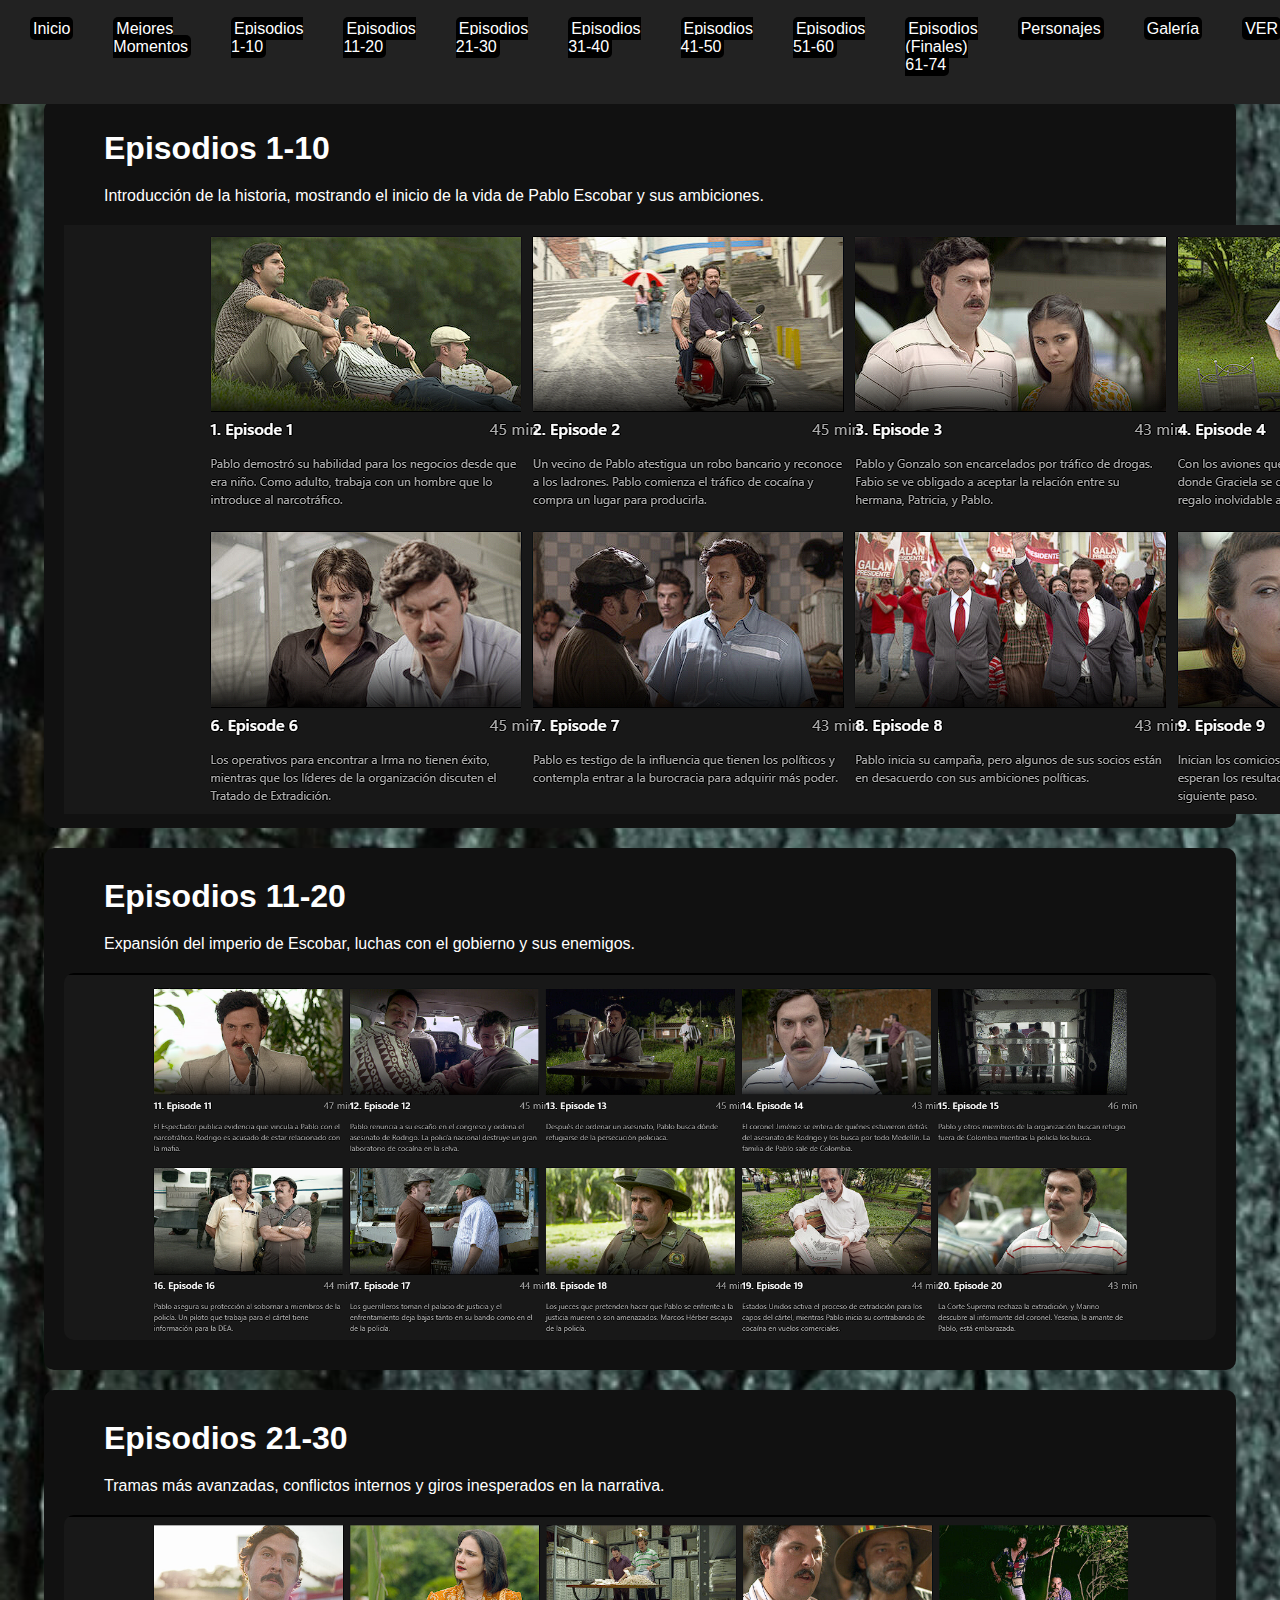
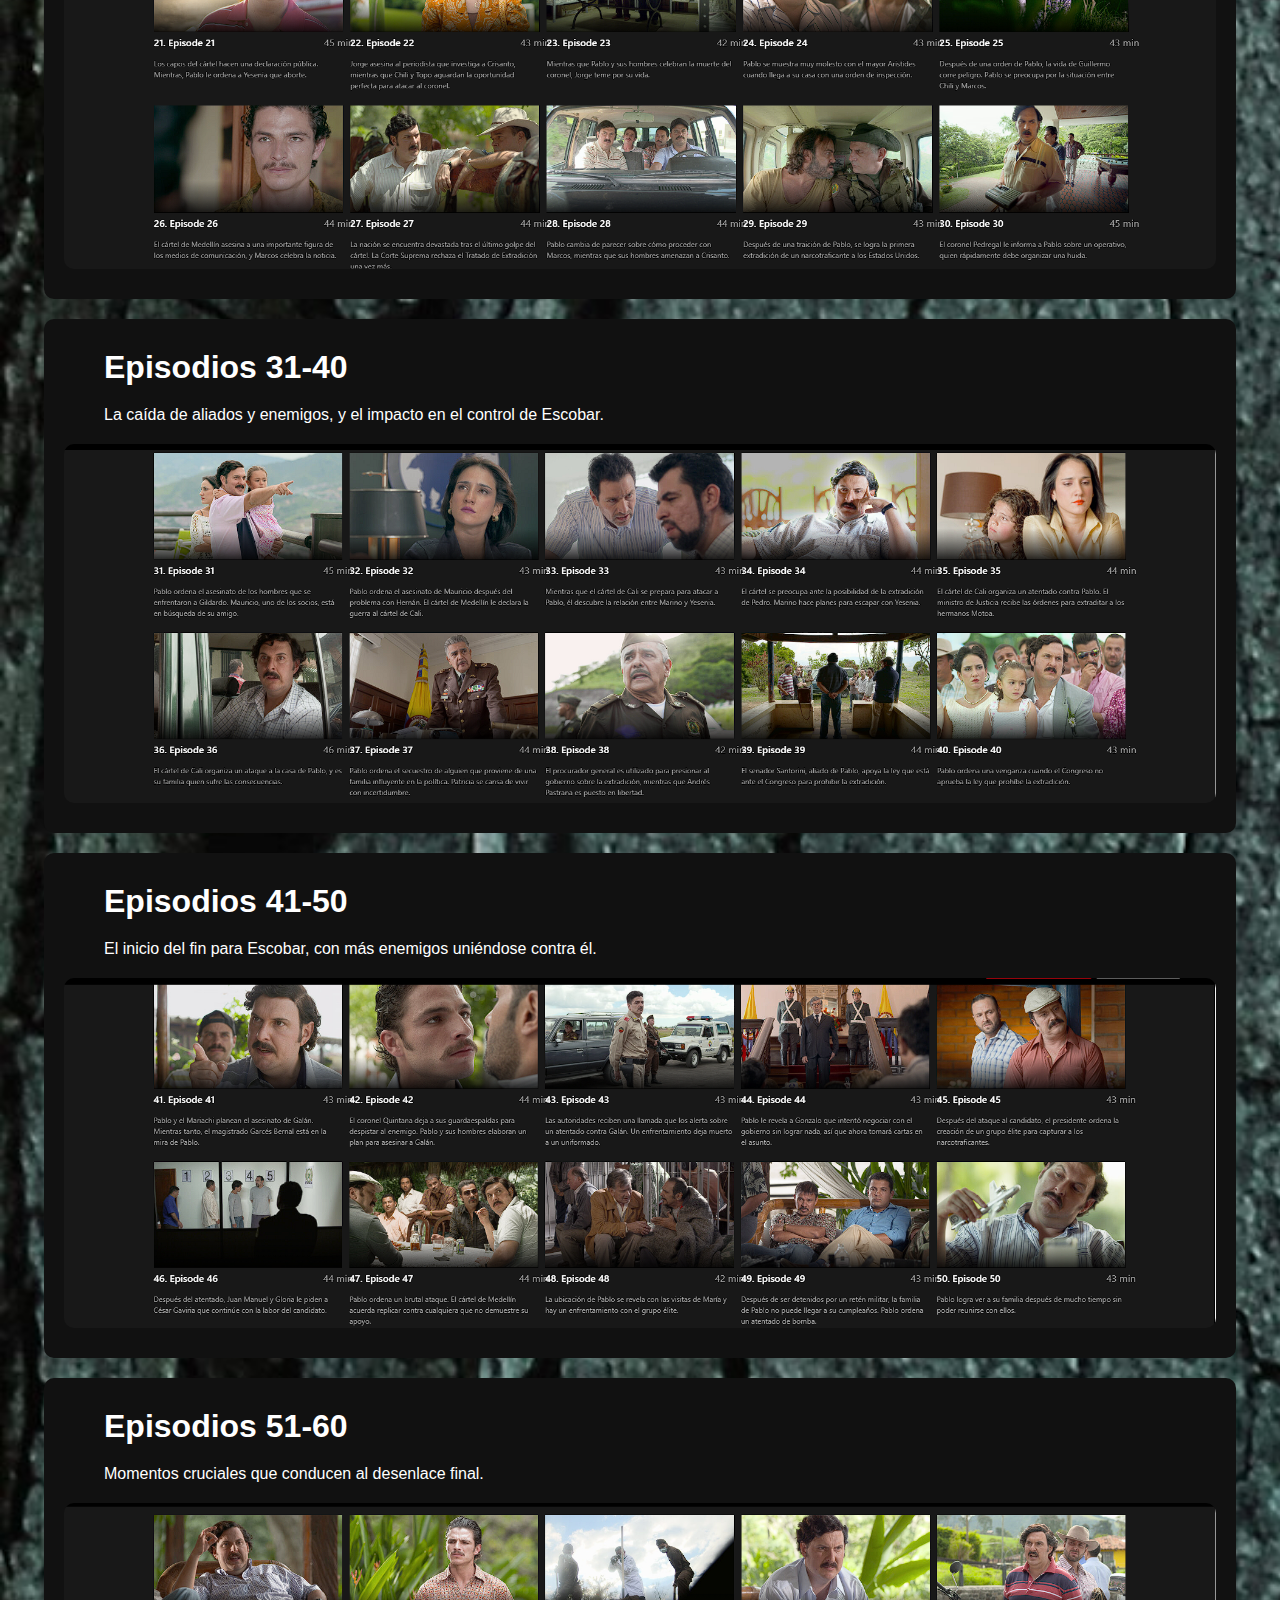
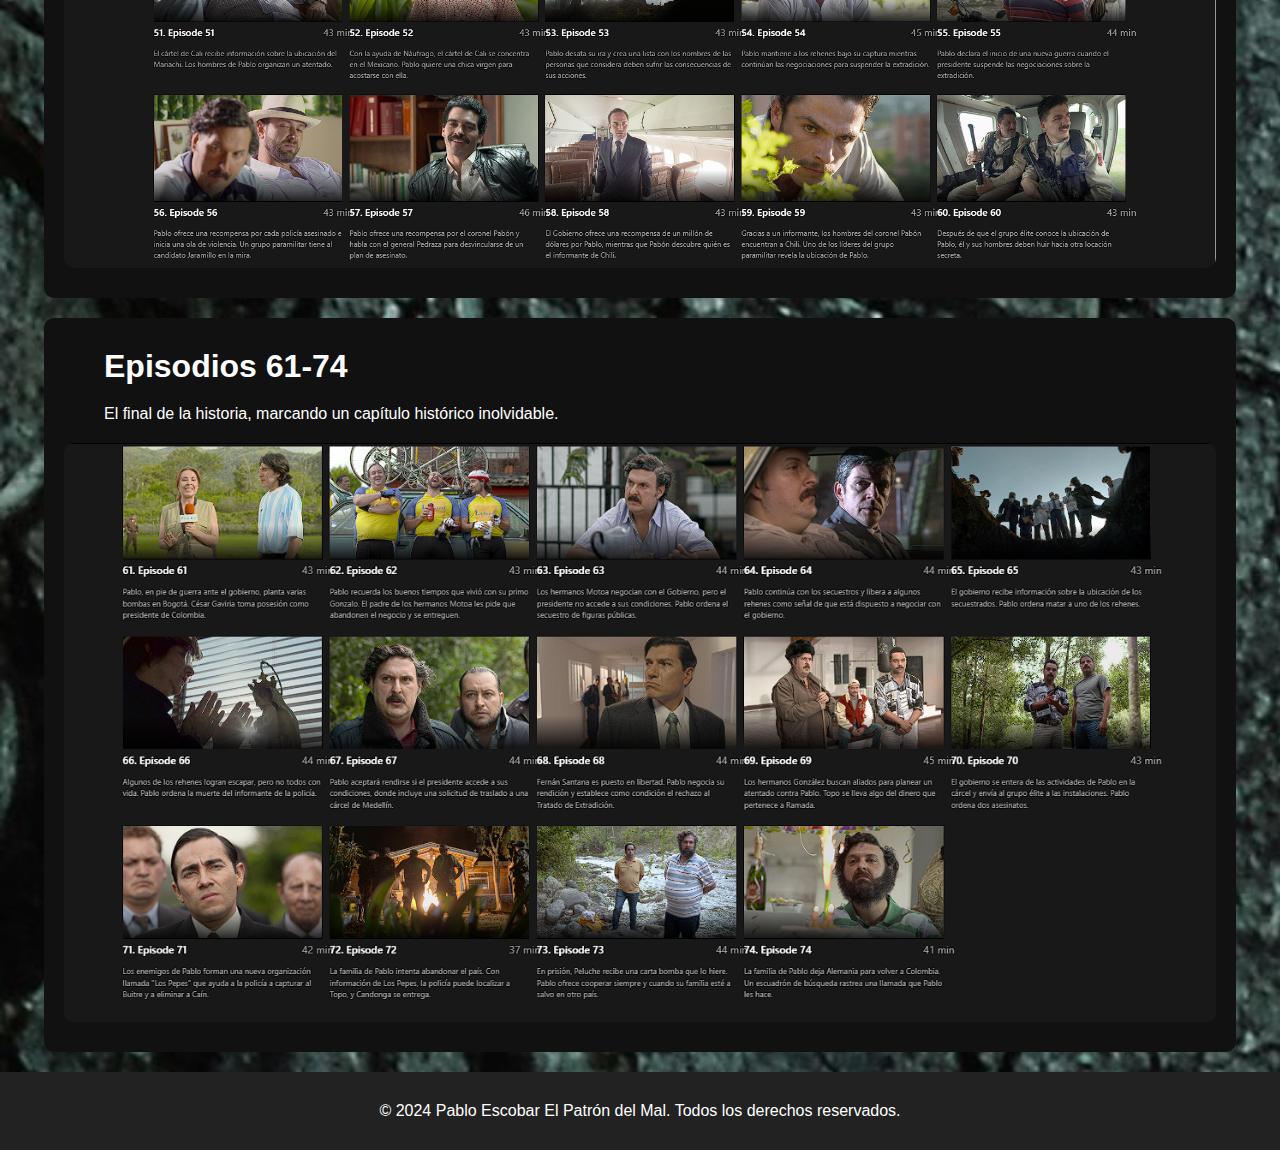
<file: episodios.html>
<!DOCTYPE html>
<html lang="es">
<head>
    <meta charset="UTF-8">
    <meta name="viewport" content="width=device-width, initial-scale=1.0">
    <link rel="stylesheet" href="styles.css">
    <title>Episodios</title>
    <style>
        /* Ajustes generales */
        body {
            margin: 0;
            padding: 0;
            font-family: Arial, sans-serif;
            background-color: #111;
            color: #fff;
        }

        header {
            background: #222;
            padding: 10px 20px;
            position: fixed; /* Fija el header en la parte superior */
            top: 0;
            width: 100%;
            z-index: 1000; /* Asegura que quede por encima de otros elementos */
        }

        main {
            padding-top: 80px; /* Añade espacio para compensar el header fijo */
        }

        .nav-list {
            display: flex;
            list-style: none;
            padding: 0;
            margin: 0;
        }

        .nav-list li {
            margin-right: 20px;
        }

        .nav-list a {
            color: #fff;
            text-decoration: none;
        }

        h1, h2, p {
            margin: 20px; /* Espacio entre el texto y los bordes */
            padding: 0 20px; /* Evitar que toquen los bordes laterales */
        }

        section {
            margin: 20px auto; /* Espaciado para las secciones */
            padding: 10px 20px;
            max-width: 90%; /* Para evitar que ocupe todo el ancho */
            background-color: #111;
            border-radius: 10px;
        }

        .section-content img {
            display: block;
            margin: 20px auto; /* Espaciado y centrado de la imagen dentro de la sección */
            max-width: 100%;
            height: auto;
            border-radius: 10px; /* Esquinas redondeadas */
        }

        footer {
            text-align: center;
            padding: 10px;
            background: #222;
        }

        /* Botón hamburguesa */
        .hamburger-menu {
            display: none;
            background: none;
            border: none;
            font-size: 24px;
            color: #fff;
            cursor: pointer;
        }

        @media (max-width: 768px) {
            .nav-list {
                display: none; /* Ocultar menú en móviles */
            }

            .hamburger-menu {
                display: block; /* Mostrar botón en móviles */
            }

            .nav-list.active {
                display: flex;
                flex-direction: column;
                position: absolute;
                top: 60px;
                left: 0;
                width: 100%;
                background: #222;
            }

            .nav-list li {
                margin: 10px 0;
                text-align: center;
            }
        }
    </style>
</head>
<body id="episodios">
    <header>
        <nav id="menuNavegacion">
            <button class="hamburger-menu" aria-label="Abrir menú">☰</button>
            <ul class="nav-list">
                <li><a href="index.html">Inicio</a></li>
                <li><a href="temporada.html">Mejores Momentos</a></li>
                <li><a href="#Episodes1-10">Episodios 1-10</a></li>
                <li><a href="#Episodes11-20">Episodios 11-20</a></li>
                <li><a href="#Episodes21-30">Episodios 21-30</a></li>
                <li><a href="#Episodes31-40">Episodios 31-40</a></li>
                <li><a href="#Episodes41-50">Episodios 41-50</a></li>
                <li><a href="#Episodes51-60">Episodios 51-60</a></li>
                <li><a href="#Episodes61-74">Episodios (Finales) 61-74</a></li>
                <li><a href="personajes.html">Personajes</a></li>
                <li><a href="galeria.html#Galeria">Galería</a></li>
                <li><a href="https://www.netflix.com/ar/title/80035684" target="_blank">VER</a></li>
            </ul>
        </nav>
    </header>

    <main>
       
        <section id="Episodes1-10">
            <h1>Episodios 1-10</h1>
            <p>Introducción de la historia, mostrando el inicio de la vida de Pablo Escobar y sus ambiciones.</p>
            <a href="https://www.netflix.com/ar/title/80035684" target="_blank">
                <img src="imagenes/10CAPITULOS.png" alt="Primeros 10 CAPITULOS">
            </a>
        </section>
        <section id="Episodes11-20">
            <div class="section-content">
                <h1>Episodios 11-20</h1>
                <p>Expansión del imperio de Escobar, luchas con el gobierno y sus enemigos.</p>
                <a href="https://www.netflix.com/ar/title/80035684" target="_blank">
                    <img src="imagenes/20 CAPITULOS.png" alt="Episodios 11-20">
                </a>
            </div>
        </section>

        <section id="Episodes21-30">
            <div class="section-content">
                <h1>Episodios 21-30</h1>
                <p>Tramas más avanzadas, conflictos internos y giros inesperados en la narrativa.</p>
                <a href="https://www.netflix.com/ar/title/80035684" target="_blank">
                    <img src="imagenes/30CAPITULOS.png" alt="Episodios 21-30">
                </a>
            </div>
        </section>

        <section id="Episodes31-40">
            <div class="section-content">
                <h1>Episodios 31-40</h1>
                <p>La caída de aliados y enemigos, y el impacto en el control de Escobar.</p>
                <a href="https://www.netflix.com/ar/title/80035684" target="_blank">
                    <img src="imagenes/40CAPITULOS.png" alt="Episodios 31-40">
                </a>
            </div>
        </section>

        <section id="Episodes41-50">
            <div class="section-content">
                <h1>Episodios 41-50</h1>
                <p>El inicio del fin para Escobar, con más enemigos uniéndose contra él.</p>
                <a href="https://www.netflix.com/ar/title/80035684" target="_blank">
                    <img src="imagenes/50CAPITULOS.png" alt="Episodios 41-50">
                </a>
            </div>
        </section>

        <section id="Episodes51-60">
            <div class="section-content">
                <h1>Episodios 51-60</h1>
                <p>Momentos cruciales que conducen al desenlace final.</p>
                <a href="https://www.netflix.com/ar/title/80035684" target="_blank">
                    <img src="imagenes/60CAPITULOS.png" alt="Episodios 51-60">
                </a>
            </div>
        </section>

        <section id="Episodes61-74">
            <div class="section-content">
                <h1>Episodios 61-74</h1>
                <p>El final de la historia, marcando un capítulo histórico inolvidable.</p>
                <a href="https://www.netflix.com/ar/title/80035684" target="_blank">
                    <img src="imagenes/70CAPITULOS.png" alt="Episodios 61-74">
                </a>
            </div>
        </section>
    </main>
    
   


        
    </main>
    
    <footer>
        <p>&copy; 2024 Pablo Escobar El Patrón del Mal. Todos los derechos reservados.</p>
    </footer>

    <script>
        document.addEventListener("DOMContentLoaded", () => {
            const hamburgerMenu = document.querySelector(".hamburger-menu");
            const navList = document.querySelector(".nav-list");

            hamburgerMenu.addEventListener("click", () => {
                navList.classList.toggle("active");
            });
        });
    </script>
</body>
</html>
</file>
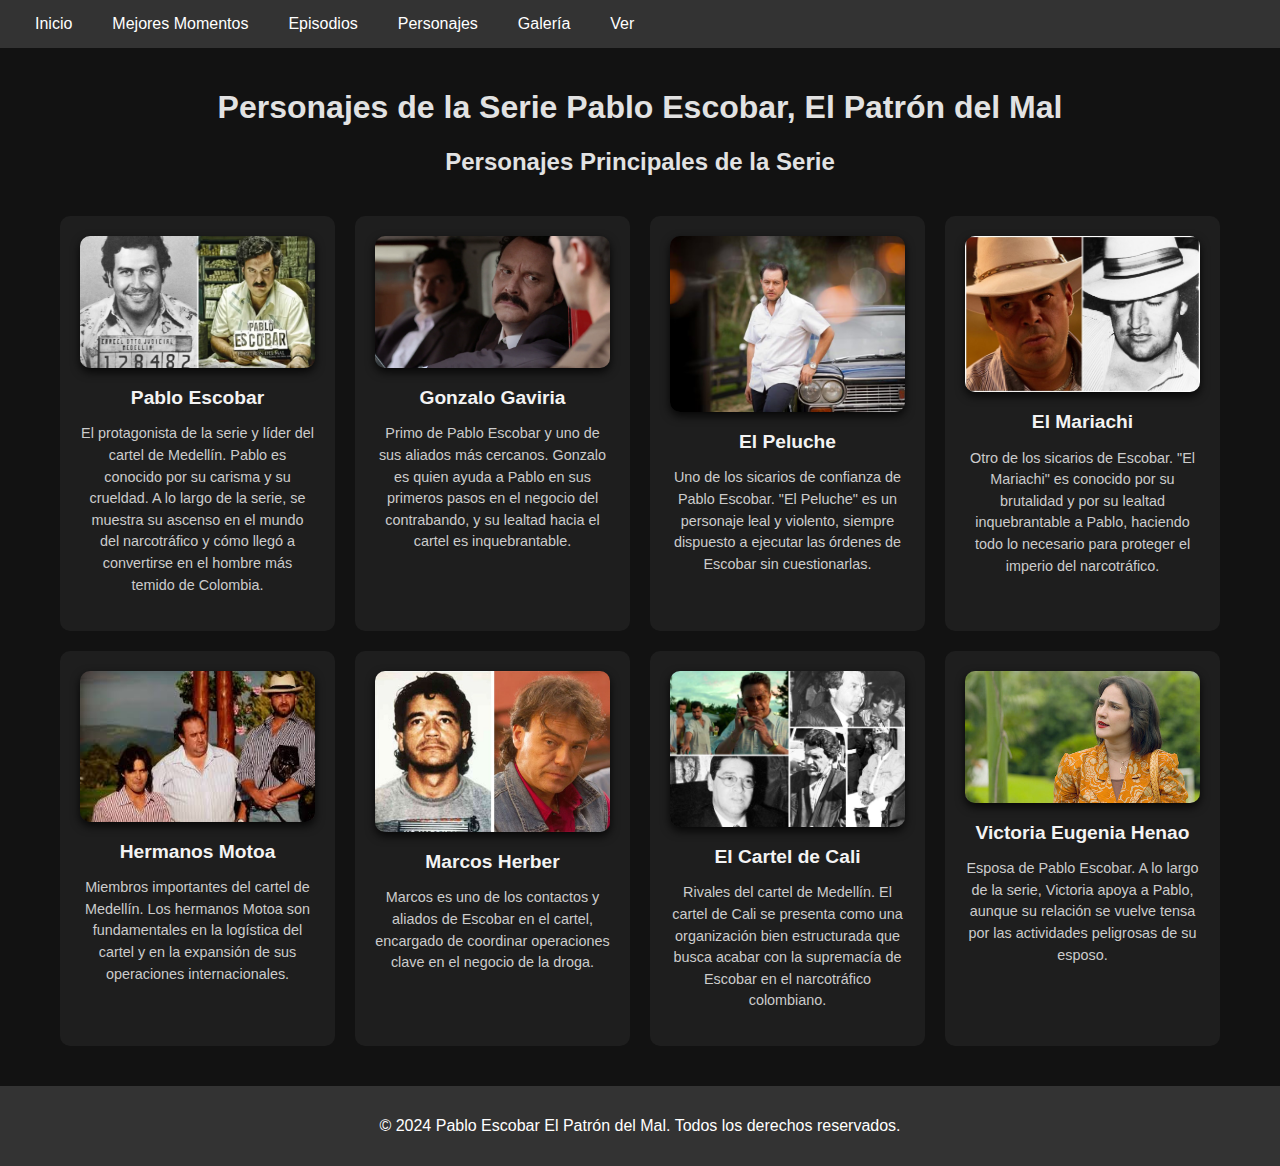
<file: personajes.html>
<!DOCTYPE html>
<html lang="es">
<head>
    <meta charset="utf-8">
    <meta name="viewport" content="width=device-width, initial-scale=1">
    <title>Personajes</title>
    <style>
        body {
            font-family: Arial, sans-serif;
            background-color: #121212;
            color: #fff;
            margin: 0;
            padding: 0;
        }
        header {
            background-color: #333;
            padding: 15px;
            display: flex;
            align-items: center;
            justify-content: space-between;
        }
        .nav-list {
            list-style: none;
            padding: 0;
            margin: 0;
            display: flex;
        }
        .nav-list li {
            margin: 0 10px;
        }
        .nav-list li a {
            color: #fff;
            text-decoration: none;
            padding: 10px;
        }
        .nav-list li a:hover {
            color: #ccc;
        }
        .hamburger-menu {
            display: none;
        }
        .hamburger-menu span {
            background: #fff;
            display: block;
            height: 4px;
            width: 25px;
            margin: 4px 0;
        }
        @media (max-width: 768px) {
            .nav-list {
                display: none;
                flex-direction: column;
            }
            .nav-list.active {
                display: flex;
            }
            .hamburger-menu {
                display: flex;
                flex-direction: column;
                cursor: pointer;
            }
        }
        main {
            padding: 20px;
            max-width: 1200px;
            margin: 0 auto;
        }
        h1, h2 {
            text-align: center;
            color: #e2e2e2;
        }
        .personajes {
            display: grid;
            grid-template-columns: repeat(auto-fit, minmax(250px, 1fr));
            gap: 20px;
            padding: 20px;
        }
        .personaje {
            background-color: #1e1e1e;
            border-radius: 10px;
            overflow: hidden;
            text-align: center;
            padding: 20px;
            transition: transform 0.3s;
        }
        .personaje:hover {
            transform: scale(1.05);
        }
        .personaje img {
            width: 100%;
            height: auto;
            border-radius: 10px;
            box-shadow: 0 4px 10px rgba(0, 0, 0, 0.8);
        }
        .personaje h3 {
            font-size: 1.2em;
            color: #f3f3f3;
            margin: 15px 0 10px;
        }
        .personaje p {
            font-size: 0.9em;
            color: #ccc;
            line-height: 1.5;
        }
        footer {
            text-align: center;
            padding: 15px;
            background-color: #333;
            color: #fff;
        }
    </style>
</head>
<body>
    <header>
        <!-- Menú hamburguesa -->
        <div class="hamburger-menu">
            <span></span>
            <span></span>
            <span></span>
        </div>
        <!-- Menú principal -->
        <nav>
            <ul class="nav-list">
                <li><a href="index.html">Inicio</a></li>
                <li><a href="temporada.html">Mejores Momentos</a></li>
                <li><a href="episodios.html">Episodios</a></li>
                <li><a href="personajes.html">Personajes</a></li>
                <li><a href="galeria.html">Galería</a></li>
                <li><a href="https://www.netflix.com" target="_blank">Ver</a></li>
            </ul>
        </nav>
    </header>

    <main>
        <h1>Personajes de la Serie Pablo Escobar, El Patrón del Mal</h1>
        <h2>Personajes Principales de la Serie</h2>

        <div class="personajes">
            <div class="personaje">
                <img src="imagenes/pabloypablo.png" alt="Pablo Escobar">
                <h3>Pablo Escobar</h3>
                <p>El protagonista de la serie y líder del cartel de Medellín. Pablo es conocido por su carisma y su crueldad. A lo largo de la serie, se muestra su ascenso en el mundo del narcotráfico y cómo llegó a convertirse en el hombre más temido de Colombia.</p>
            </div>
            <div class="personaje">
                <img src="imagenes/gonzalogaviria.png" alt="Gonzalo Gaviria">
                <h3>Gonzalo Gaviria</h3>
                <p>Primo de Pablo Escobar y uno de sus aliados más cercanos. Gonzalo es quien ayuda a Pablo en sus primeros pasos en el negocio del contrabando, y su lealtad hacia el cartel es inquebrantable.</p>
            </div>
            <div class="personaje">
                <img src="imagenes/elpeluche.png" alt="El Peluche">
                <h3>El Peluche</h3>
                <p>Uno de los sicarios de confianza de Pablo Escobar. "El Peluche" es un personaje leal y violento, siempre dispuesto a ejecutar las órdenes de Escobar sin cuestionarlas.</p>
            </div>
            <div class="personaje">
                <img src="imagenes/elmariachi.png" alt="El Mariachi">
                <h3>El Mariachi</h3>
                <p>Otro de los sicarios de Escobar. "El Mariachi" es conocido por su brutalidad y por su lealtad inquebrantable a Pablo, haciendo todo lo necesario para proteger el imperio del narcotráfico.</p>
            </div>
            <div class="personaje">
                <img src="imagenes/motoa.png" alt="Hermanos Motoa">
                <h3>Hermanos Motoa</h3>
                <p>Miembros importantes del cartel de Medellín. Los hermanos Motoa son fundamentales en la logística del cartel y en la expansión de sus operaciones internacionales.</p>
            </div>
            <div class="personaje">
                <img src="imagenes/marcos.png" alt="Marcos Herber">
                <h3>Marcos Herber</h3>
                <p>Marcos es uno de los contactos y aliados de Escobar en el cartel, encargado de coordinar operaciones clave en el negocio de la droga.</p>
            </div>
            <div class="personaje">
                <img src="imagenes/cali.png" alt="El cartel de Cali">
                <h3>El Cartel de Cali</h3>
                <p>Rivales del cartel de Medellín. El cartel de Cali se presenta como una organización bien estructurada que busca acabar con la supremacía de Escobar en el narcotráfico colombiano.</p>
            </div>
            <div class="personaje">
                <img src="imagenes/mujerpablo.png" alt="Esposa de Pablo Escobar">
                <h3>Victoria Eugenia Henao</h3>
                <p>Esposa de Pablo Escobar. A lo largo de la serie, Victoria apoya a Pablo, aunque su relación se vuelve tensa por las actividades peligrosas de su esposo.</p>
            </div>
        </div>
    </main>

    <footer>
        <p>&copy; 2024 Pablo Escobar El Patrón del Mal. Todos los derechos reservados.</p>
    </footer>

    <script>
        document.addEventListener("DOMContentLoaded", function () {
            const menu = document.querySelector('.nav-list');
            const hamburger = document.querySelector('.hamburger-menu');

            hamburger.addEventListener('click', () => {
                menu.classList.toggle('active');
            });
        });
    </script>
</body>
</html>
</file>
<file: styles.css>
.elenco-cuadro {
    position: relative;
    background-color: #f9f9f9;
    border: 2px solid #333; 
    padding: 20px; 
    margin: 20px 0; 
    border-radius: 10px; 
    box-shadow: 0 4px 8px rgba(255, 255, 255, 0.2); 
    width: fit-content; 
    animation: borderpulse 1.5s infinite;
}
.elenco-cuadro::before {
    content: "";
    position: absolute;
    top: 0;
    left: 0;
    width: 100%;
    height: 100%;
    border-radius: 10px;
    box-shadow: 0 0 30px rgba(255, 255, 255, 0.4); 
    z-index: -1;
    animation: smokeEffect 4s infinite;
}

.elenco-tabla th,.elenco-tabla td{
    color: #000;
}
.elenco-tabla th {
    background-color: #ccc; 
    font-weight: bold;
}

 
@keyframes borderPulse {
    0% {
        border-color: #000; /* Color del borde inicial */
    }
    50% {
        border-color: #333; /* Color del borde intermedio, más oscuro */
    }
    100% {
        border-color: #000; /* Regresa al color inicial */
    }
}

/* Animación para el efecto de humo */
@keyframes smokeEffect {
    0% {
        box-shadow: 0 0 30px rgba(0, 0, 0, 0.7); /* Sombra inicial */
    }
    50% {
        box-shadow: 0 0 60px rgba(0, 0, 0, 0.4); /* Sombra más difusa */
    }
    100% {
        box-shadow: 0 0 30px rgba(0, 0, 0, 0.7); /* Regresa a la sombra inicial */
    }
}
ul {
    list-style-type: none; 
    margin: 0; 
    padding: 0; 
}

li {
    font-size: 16px;
    margin-bottom: 10px; 
}

body {
    font-family: Arial, sans-serif;
    margin: 20px;
}

.elenco-tabla {
    border-collapse: collapse; /* Colapsa los bordes de la tabla */
    width: 100%; 
}

.elenco-tabla th, .elenco-tabla td {
    border: 1px solid #000; 
    padding: 10px; 
    text-align: left; 
}

.elenco-tabla th {
    background-color: #f4f4f4; 
}

.elenco-tabla tr:nth-child(even) {
    background-color: #f9f9f9; 
}

.container {
    display: flex;
    gap: 20px;
    margin-top: 20px;
}

.formulario {
    flex: 1;
    max-width: 300px;
}

.formulario h3 {
    font-size: 1.2em;
    margin-bottom: 10px;
}

.formulario label {
    display: block;
    margin-top: 10px;
    font-weight: bold;
}

.formulario input,
.formulario textarea {
    width: 100%;
    padding: 8px;
    margin-top: 5px;
    border: 1px solid #ccc;
    border-radius: 4px;
}

.formulario button {
    margin-top: 10px;
    padding: 10px 15px;
    background-color: #007BFF;
    color: #fff;
    border: none;
    border-radius: 4px;
    cursor: pointer;
}

.formulario button:hover {
    background-color: #0056b3;
}

.elenco-cuadro {
    flex: 2;
}

.nav-list {
    list-style-type: none; /* Elimina los puntos de las listas */
    padding: 0; 
    margin: 0; 
    display: flex; 
    justify-content: flex-start; /* Alinea los elementos a la izquierda  */
}

.nav-list li {
    margin-right: 20px; /* Añade un espacio entre los elementos de la lista */
}

.nav-list li a {
    text-decoration: none;
    color: #FFF;
    background-color: #333;
    padding: 10px 15px;
    border-radius: 5px;
    transition: background-color 0.3s ease, box-shadow 0.3s ease; /* Transición suave */
}

.nav-list li a:hover {
    background-color: #555;
    box-shadow: 0px 4px 10px rgba(255, 255, 255, 0.3); /* Sombra al pasar el mouse */
}
.nav-list li a:focus {
    outline: none;
}




.nav-list ul.dropdown {
    display: none;
    position: absolute;
    background-color: #000;
    padding: 10px;
    list-style: none;
    margin-top: 0;
    color: #fff;
}


.nav-list li:hover ul.dropdown {
    display: block;
    content-block: 2px ;
    font-size: 10 px;
    color: #fff;
}

/* Estilo de los enlaces dentro del submenú */
.nav-list ul.dropdown li {
    padding: 5px 0;
}

.nav-list ul.dropdown li a {
    text-decoration: none;
    color: #FFF;
}

/* Añade espacio entre los elementos del menú principal */
.nav-list li {
    display: inline-block;
    position: relative;
    padding: 10px;
}

/* Estilo del enlace principal */
.nav-list li a {
    text-decoration: none;
    color: #FFF;
    background-color: #000;
    padding: 3px;
}

header {
    background-color: #000;
    padding: 20px; 
}
body{
    background:linear-gradient(135deg,#1a1a1a, #000000);
    color: #fff;
    margin: 0;
    padding: 0;
    font font-family: Arial,sans-serif;
    background-image: url('imagenes/FONDO OSCURO.png');
    background-size: cover;
}

header {
    background-image: url('imagenes/TEXTURA OSCURA.png');
    background-size: cover; /* Ajusta el tamaño para que cubra todo el header */
    background-position: center; 
    background-repeat: no-repeat; /* No repite la imagen */
    padding: 20px;
}

.episodios{
    background-color: #000;
    color: #fff;
}
#episodios{
    background-color: #000;
}
<style>
    .video-container {
        display: flex;
        justify-content: center; 
        margin: 20px 0; 
    }
</style>


 .capitulo {
            background-color: #222; 
            padding: 20px;
            margin: 20px 0;
            border-radius: 10px;
            border: 1px solid #444;  
            box-shadow: 0 4px 8px rgba(0, 0, 0, 0.7);  
            display: flex;
            align-items: center;  
        }

        /* Estilo para las imágenes */
        .capitulo img {
            width: 200px;
            height: auto;
            border-radius: 10px;
            margin-right: 20px;  /* Separación entre la imagen y el texto */
            border: 2px solid #555;  /* Borde alrededor de las imágenes */
        }

        /* Títulos de cada capítulo */
        .capitulo h3 {
            margin-top: 0;
            color: #fff;
        }
         .capitulo p {
            color: #ccc;  
        }
        header {
    position: fixed;
    top: 0;
    left: 0;
    width: 100%;
    display: flex;
    justify-content: space-between;
    align-items: center;
    background-color: rgba(0, 0, 0, 0.8);
    padding: 10px 20px;
    z-index: 1000;
}



.dropdown {
    display: none;
    position: absolute;
    background-color: rgba(0, 0, 0, 0.9);
    top: 100%;
    left: 0;
    padding: 10px;
    list-style: none;
}



/* Estilos del menú hamburguesa */
.hamburger-menu {
    display: none;
    flex-direction: column;
    gap: 5px;
    cursor: pointer;
    position: fixed;
    top: 10px;
    left: 10px;
    z-index: 1100;
}

.hamburger-menu span {
    width: 30px;
    height: 3px;
    background-color: white;
    transition: all 0.3s;
}

/* Media Queries para dispositivos móviles */
@media (max-width: 768px) {
    .nav-list {
        display: none;
        flex-direction: column;
        background-color: rgba(0, 0, 0, 0.9);
        position: fixed;
        top: 50px;
        left: 0;
        width: 100%;
        padding: 20px;
    }

    
    .hamburger-menu {
        display: flex;
    }

    //responsive

  
body {
    margin: 0;
    padding: 0;
    font-size: 14px; 
}

/
@media (max-width: 768px) {
  
    .elenco-cuadro, .capitulo, .container {
        margin: 10px;
        padding: 15px;
        width: auto;
    }

    /* Optimiza la tabla */
    .elenco-tabla {
        font-size: 14px;
        width: 100%; /* Ajusta la tabla al ancho del contenedor */
        overflow-x: auto; /* Añade desplazamiento horizontal para evitar desbordamiento */
    }
    .elenco-tabla th, .elenco-tabla td {
        padding: 8px;
    }

    /* Formulario */
    .formulario {
        max-width: 100%;
        padding: 10px;
    }

    
    .container {
        flex-direction: column;
        gap: 15px;
    }

    /* Menú de navegación en móviles */
    .nav-list {
        width: 100%;
        padding: 0;
    }

    .nav-list li {
        margin: 5px 0;
    }
}


.hamburger-menu {
    display: flex;
}
.nav-list.active {
    display: flex;
    flex-direction: column;
    align-items: center;
    padding: 20px;
}
.capitulo img {
    width: 100%;
    height: auto;
    margin: 0;
}

/* Asegura que el video se adapte a la pantalla */
.video-container iframe {
    width: 100%;
    height: auto;
}

header {
    position: fixed;
    width: 100%;
    top: 0;
    z-index: 1000;
}

li, p {
    font-size: 14px;
    line-height: 1.5;
}

.elenco-cuadro, .capitulo {
    font-size: 14px;
    margin: 10px;
    padding: 10px;
}
.video-container video {
    width: 100%;
    max-width: 1000px;
    height: auto;
}


/* General reset */
* {
    margin: 0;
    padding: 0;
    box-sizing: border-box;
}

/* Contenedor principal */
body {
    font-family: Arial, sans-serif;
    line-height: 1.6;
}

/* Estilos para la imagen principal */
img {
    max-width: 100%;
    height: auto;
    display: block;
    margin: 0 auto;
}

/* Contenedor general */
.container {
    max-width: 100%;
    margin: 0 auto;
    padding: 10px;
}

/* Estilos del encabezado y menú */
header {
    display: flex;
    justify-content: space-between;
    align-items: center;
    padding: 10px 20px;
    background-color: #333;
}

header h1 {
    color: white;
    font-size: 1.5rem;
}

/* Menú hamburguesa */
.hamburger-menu {
    cursor: pointer;
    display: none; 
    flex-direction: column;
    gap: 5px;
}

.hamburger-menu span {
    width: 25px;
    height: 3px;
    background-color: white;
}


.nav-list {
    list-style: none;
    display: flex;
    gap: 15px;
}

.nav-list li {
    position: relative;
}

.nav-list a {
    color: white;
    text-decoration: none;
    padding: 10px;
}

/* Dropdown */
.dropdown {
    display: none;
    position: absolute;
    background-color: #444;
    list-style: none;
    padding: 10px;
}

.nav-list li:hover .dropdown {
    display: block;
}


@media (max-width: 768px) {
    header {
        flex-direction: column;
        align-items: flex-start;
    }

    
    .hamburger-menu {
        display: flex;
    }

    
    .nav-list {
        display: none;
        flex-direction: column;
        gap: 0;
        width: 100%;
    }

    .nav-list.active {
        display: flex;
        background-color: #333;
        padding: 10px;
    }

    .nav-list li {
        width: 100%;
        text-align: left;
    }

    .dropdown {
        position: static;
        background-color: #444;
        padding: 0;
    }
}


.video-container {
    display: flex;
    justify-content: center;
    margin: 20px 0;
}

/* Formulario de comentarios */
.formulario {
    max-width: 500px;
    margin: 20px auto;
}

.formulario input, .formulario textarea {
    width: 100%;
    padding: 10px;
    margin: 5px 0 15px;
    border: 1px solid #ddd;
}

.formulario button {
    padding: 10px 20px;
    background-color: #333;
    color: white;
    border: none;
    cursor: pointer;
}

.formulario button:hover {
    background-color: #555;
}


.elenco-tabla {
    width: 100%;
    border-collapse: collapse;
    margin: 20px 0;
}

.elenco-tabla th, .elenco-tabla td {
    padding: 10px;
    border: 1px solid #ddd;
    text-align: left;
}

.elenco-tabla th {
    background-color: #333;
    color: white;
}


@media (max-width: 600px) {
    .elenco-tabla, .elenco-tabla th, .elenco-tabla td {
        font-size: 0.8rem;
        padding: 8px;
    }
}

.nav-list li:hover .dropdown {
    display: block;
    position: static; 
    width: 100%; 
}

.dropdown {
    display: none;
    background-color: #222; 
    padding: 10px;
}

.dropdown li {
    padding: 10px 0;
}

.dropdown li a {
    color: #fff;
    padding: 5px 10px;
}
@media (max-width: 768px) {
    .nav-list.active {
        display: flex;
        flex-direction: column;
        background-color: rgba(0, 0, 0, 0.9); 
        padding: 10px;
        width: 100%; 
    }

    .nav-list li {
        width: 100%;
        text-align: center;
    }

    .dropdown {
        position: static; 
        width: 100%; 
}
.nav-list ul.dropdown {
    background-color: #333; 
    color: #fff; 
}

.nav-list ul.dropdown li a {
    color: #fff; 
}

@media (max-width: 768px) {
    .nav-list ul.dropdown li {
        font-size: 14px; 
        padding: 8px 0; 
    }

    .nav-list ul.dropdown li a {
        padding: 8px 10px; 
    }
}
.contenedor-episodios {
    z-index: 1; 
}
.menu-episodios {
    background-color: rgba(0, 0, 0, 0.8); 
}
.menu-episodios {
    position: fixed; 
    top: 0;
    left: 0;
    z-index: 1000; 
}
.submenu {
    position: absolute;
    top: 10px; 
    left: 10px; 
    opacity: 0.9; 
    overflow-y: auto; 
    max-height: 90vh; 
    z-index: 1000; 
}

.submenu:hover {
    opacity: 1;
    overflow-y: scroll; 
}

.episode-content {
    margin-left: 200px; 
    padding: 20px;
}

body {
    font-family: Arial, sans-serif;
}

header {
    display: flex;
    justify-content: space-between;
    align-items: center;
    padding: 10px;
    background-color: #333;
    color: white;
}


.hamburger-menu {
    cursor: pointer;
}

.hamburger-menu span {
    display: block;
    width: 25px;
    height: 3px;
    background-color: white;
    margin: 5px 0;
}


#navMenu {
    position: fixed;
    top: 0;
    left: 0;
    width: 100%;
    height: 100vh;
    background-color: rgba(0, 0, 0, 0.9);
    z-index: 1000;
    text-align: center;
    overflow-y: auto;
    display: none; 
}

#navMenu ul {
    list-style-type: none;
    padding: 0;
    margin: 0;
}

.nav-list li {
    padding: 15px 0;
}

.nav-list li a {
    color: white;
    text-decoration: none;
    font-size: 1.2em;
}

#navMenu.show {
    display: block;
}


.personajes {
    display: flex;
    flex-wrap: wrap;
    gap: 20px;
    justify-content: center;
    padding: 20px;
}

.personaje {
    width: 250px;
    text-align: center;
    background-color: #222;
    color: white;
    border-radius: 8px;
    padding: 10px;
}

.personaje img {
    width: 100%;
    border-radius: 8px;
}


@media (min-width: 769px) {
    #navMenu {
        display: block; 
        height: auto;
        position: static;
        background-color: transparent;
        overflow: visible;
    }

    .hamburger-menu {
        display: none; 
    }
}
body {
    margin: 20px; /* Agrega un margen de 20px alrededor de toda la página */
    padding: 0; /* Opcional, asegura que no haya relleno adicional */
    box-sizing: border-box; /* Hace que el tamaño total del cuerpo incluya márgenes y bordes */
}
* {
    margin: 0;
    padding: 0;
    box-sizing: border-box;
}

body {
    margin: 20px; /* Espacio entre el borde del navegador y el contenido */
    padding: 0;
    font-family: Arial, sans-serif; /* Para mejorar la tipografía */
}
/* Añade una clase para ocultar el cuadro de episodios */
.menu-episodios.hidden {
    display: none; /* Oculta el cuadro flotante */
}

/* Ajustes generales para asegurarte de que se aplique el responsive */
.menu-episodios {
    transition: all 0.3s ease; /* Transición suave */
}

#navMenu.show {
    display: flex; /* Cambia de block a flex para un mejor alineamiento */
    flex-direction: column; /* Asegura que los items estén en columna */
}

/* Evita que el cuadro interrumpa en tamaños pequeños */
@media (max-width: 768px) {
    .menu-episodios {
        position: absolute;
        top: 50px; /* Ajusta el espacio según tu diseño */
        left: 0;
        width: 100%;
        height: auto;
        z-index: 2000;
    }
}
.menu-episodios {
    display: block; /* Asegúrate de que esté visible inicialmente */
}

.menu-episodios.hidden {
    display: none; /* Ocúltalo al agregar la clase 'hidden' */
}
/* Estilos generales */
body {
    font-family: Arial, sans-serif;
    background-color: #121212;
    color: #fff;
    margin: 0;
    padding: 0;
}

header {
    background-color: #333;
    padding: 15px;
    text-align: center;
    position: relative;
}

.nav-list {
    list-style: none;
    padding: 0;
    margin: 0;
    display: flex;
    justify-content: center;
    gap: 15px;
}

.nav-list li a {
    color: #fff;
    text-decoration: none;
    padding: 10px;
    font-size: 16px;
    transition: color 0.3s;
}

.nav-list li a:hover {
    color: #ccc;
}

main {
    padding: 20px;
}

section {
    margin-bottom: 40px;
    text-align: center;
}

h1, h2 {
    font-size: 1.8em;
    color: #e2e2e2;
    margin-bottom: 15px;
}

p {
    font-size: 1em;
    color: #cccccc;
    max-width: 800px;
    margin: 0 auto 20px;
    line-height: 1.6;
}

img {
    max-width: 100%;
    height: auto;
    border-radius: 10px;
    box-shadow: 0 4px 10px rgba(0, 0, 0, 0.8);
    margin-top: 15px;
    cursor: pointer;
}

/* Ocultar el menú con la clase */
#menuNavegacion.hidden {
    display: none;
}

/* Estilos para el botón hamburguesa */
.hamburger-menu {
    background: none;
    border: none;
    color: white;
    font-size: 24px;
    cursor: pointer;
    position: absolute;
    top: 10px;
    right: 15px;
    display: none; /* Solo visible en pantallas pequeñas */
}

@media (max-width: 768px) {
    .hamburger-menu {
        display: block;
    }

    .nav-list {
        display: none;
        flex-direction: column;
    }

    #menuNavegacion {
        text-align: left;
        padding-left: 10px;
    }
}
/* General */
body {
    font-family: Arial, sans-serif;
    background-color: #121212;
    color: #fff;
    margin: 0;
    padding: 0;
}

header {
    background-color: #333;
    padding: 15px;
    text-align: center;
}

.nav-list {
    list-style: none;
    padding: 0;
    margin: 0;
    display: flex;
    justify-content: center;
    gap: 15px;
}

.nav-list li a {
    color: #fff;
    text-decoration: none;
    padding: 10px;
    font-size: 16px;
    transition: color 0.3s;
}

.nav-list li a:hover {
    color: #ccc;
}

/* Menú hamburguesa (para dispositivos pequeños) */
.hamburger-menu {
    display: none;
    background: none;
    border: none;
    font-size: 24px;
    color: #fff;
    cursor: pointer;
    margin-top: 10px;
}

/* Sección de imágenes, videos y tablas responsivas */
img, video, table {
    max-width: 100%;
    height: auto;
}

/* Para dispositivos pequeños (máximo 480px) */
@media (max-width: 480px) {
    .nav-list {
        display: none; /* Oculta la barra de navegación */
        flex-direction: column;
        gap: 10px;
        background-color: #333;
        position: absolute;
        top: 50px;
        left: 0;
        width: 100%;
    }

    .nav-list.open {
        display: flex; /* Muestra la barra de navegación al abrir el menú */
    }

    .hamburger-menu {
        display: block; /* Muestra el botón hamburguesa */
    }

    img, video, table {
        max-width: 480px; /* Máximo ancho */
        max-height: 576px; /* Máximo alto */
    }
}
/* Cuadro del elenco (estilo general) */
#elenco {
    display: flex;
    flex-direction: column;
    align-items: center;
    padding: 20px;
    background-color: rgba(0, 0, 0, 0.8); /* Fondo oscuro con transparencia */
    color: #fff;
    border-radius: 10px;
    margin: 20px auto; /* Centrado automático */
    max-width: 100%; /* Que no exceda el ancho del contenedor */
}

/* Ajustes para el encabezado del elenco */
#elenco h2 {
    font-size: 24px;
    text-align: center;
    margin-bottom: 15px;
}

/* Lista del elenco */
#elenco ul {
    list-style: none;
    padding: 0;
    margin: 0;
    width: 100%; /* Toma todo el ancho del contenedor */
    text-align: center;
}

#elenco ul li {
    margin: 5px 0; /* Espaciado entre elementos */
    font-size: 16px;
}

/* Formulario */
#comentarios {
    margin-top: 20px;
    width: 100%; /* Que tome todo el espacio disponible */
}

#comentarios input, 
#comentarios textarea {
    width: calc(100% - 20px); /* Ajuste automático del tamaño */
    margin: 10px auto;
    padding: 10px;
    font-size: 14px;
    border-radius: 5px;
    border: 1px solid #ccc;
    display: block; /* Que ocupe toda la línea */
}

/* Estilos para pantallas pequeñas */
@media (max-width: 480px) {
    #elenco {
        padding: 15px;
        margin: 10px;
    }

    #elenco h2 {
        font-size: 18px;
    }

    #elenco ul li {
        font-size: 14px;
    }

    #comentarios input, 
    #comentarios textarea {
        font-size: 12px;
        padding: 8px;
    }
}
/* Estilos Generales */
body {
    font-family: Arial, sans-serif;
    margin: 0;
    padding: 0;
}

header {
    background-color: black;
    color: white;
    padding: 10px;
    display: flex;
    justify-content: space-between;
    align-items: center;
}

.nav-list {
    list-style-type: none;
    display: flex;
    gap: 15px;
}

.nav-list li a {
    color: white;
    text-decoration: none;
}

/* Menú hamburguesa */
.hamburger-menu {
    display: none; /* Ocultar el menú hamburguesa en pantallas grandes */
    flex-direction: column;
    cursor: pointer;
    gap: 5px;
}

.hamburger-menu span {
    width: 25px;
    height: 3px;
    background-color: white;
}

.nav-list.active {
    display: block;
    position: absolute;
    top: 60px;
    left: 0;
    width: 100%;
    background-color: black;
    z-index: 10;
}

.nav-list li {
    padding: 10px;
    text-align: center;
}

/* Video Responsivo */
.video-container video {
    max-width: 100%;
    height: auto;
}

/* Tabla del Elenco */
.elenco-tabla {
    width: 100%; /* Ajustar al ancho del contenedor */
    border-collapse: collapse;
    margin: 20px 0;
    background-color: #f9f9f9;
}

.elenco-tabla th, .elenco-tabla td {
    border: 1px solid #ddd;
    padding: 10px;
    text-align: left;
}

.elenco-tabla th {
    background-color: #333;
    color: white;
}

.elenco-cuadro {
    overflow-x: auto; /* Hacer que la tabla sea desplazable horizontalmente */
}

/* Formulario */
form {
    max-width: 100%;
}

form input, form textarea, form button {
    width: calc(100% - 20px); /* Ajustar al contenedor */
    margin: 10px auto;
    padding: 10px;
    display: block;
    font-size: 14px;
    border: 1px solid #ddd;
    border-radius: 5px;
}

button {
    background-color: black;
    color: white;
    cursor: pointer;
}

/* Estilos Responsivos */
@media (max-width: 576px) {
    header {
        flex-direction: column;
        align-items: flex-start;
    }

    .hamburger-menu {
        display: flex; /* Mostrar menú hamburguesa */
    }

    .nav-list {
        display: none;
        flex-direction: column;
        gap: 0;
    }

    .elenco-tabla th, .elenco-tabla td {
        font-size: 12px;
    }
}

@media (max-width: 480px) {
    h1, h2 {
        font-size: 20px;
        text-align: center;
    }

    .elenco-tabla th, .elenco-tabla td {
        font-size: 10px;
        padding: 5px;
    }

    .formulario {
        padding: 10px;
    }

    form input, form textarea, form button {
        font-size: 12px;
    }

    button {
        padding: 8px;
    }
}







/* General */
.elenco-cuadro {
    margin: 20px auto;
    overflow-x: auto; /* Permite desplazamiento horizontal en pantallas pequeñas */
    border: 1px solid #444;
    padding: 10px;
    background-color: #111;
    border-radius: 10px;
}

.elenco-tabla {
    width: 100%;
    border-collapse: collapse;
    text-align: left;
}

.elenco-tabla th,
.elenco-tabla td {
    padding: 10px;
    border: 1px solid #444;
    color: white;
}

.elenco-tabla th {
    background-color: #222;
}

.elenco-tabla td {
    background-color: #333;
}

/* Responsive para pantallas pequeñas */
@media (max-width: 768px) {
    .elenco-cuadro {
        padding: 5px;
    }

    .elenco-tabla th,
    .elenco-tabla td {
        padding: 8px;
        font-size: 14px;
    }
}





img {
    display: block; /* Centra la imagen automáticamente si es el único elemento en su línea */
    margin: 20px auto; /* Espacio superior/inferior y centrado horizontal */
    max-width: 90%; /* Evita que la imagen sea más grande que la pantalla */
    height: auto; /* Mantiene las proporciones */
    border-radius: 10px; /* Opcional: añade bordes redondeados */
}










/* Menú hamburguesa */
.hamburger-menu {
    display: none; /* Escondido por defecto (lo mostramos en pantallas pequeñas) */
    cursor: pointer;
    flex-direction: column;
    gap: 5px;
    margin: 10px;
}

.hamburger-menu span {
    display: block;
    width: 30px;
    height: 3px;
    background-color: white;
    border-radius: 2px;
}

/* Estilo del menú */
.nav-list {
    display: flex;
    list-style: none;
    gap: 15px;
}

.nav-list li a {
    text-decoration: none;
    color: white;
    padding: 5px 10px;
}

.nav-list.active {
    display: block; /* Para dispositivos pequeños */
    position: absolute;
    top: 50px;
    left: 0;
    right: 0;
    background-color: #111;
    z-index: 100;
}

@media (max-width: 768px) {
    .hamburger-menu {
        display: flex; /* Mostramos el menú hamburguesa */
    }
    .nav-list {
        display: none; /* Escondemos la lista por defecto */
        flex-direction: colu
</file>
